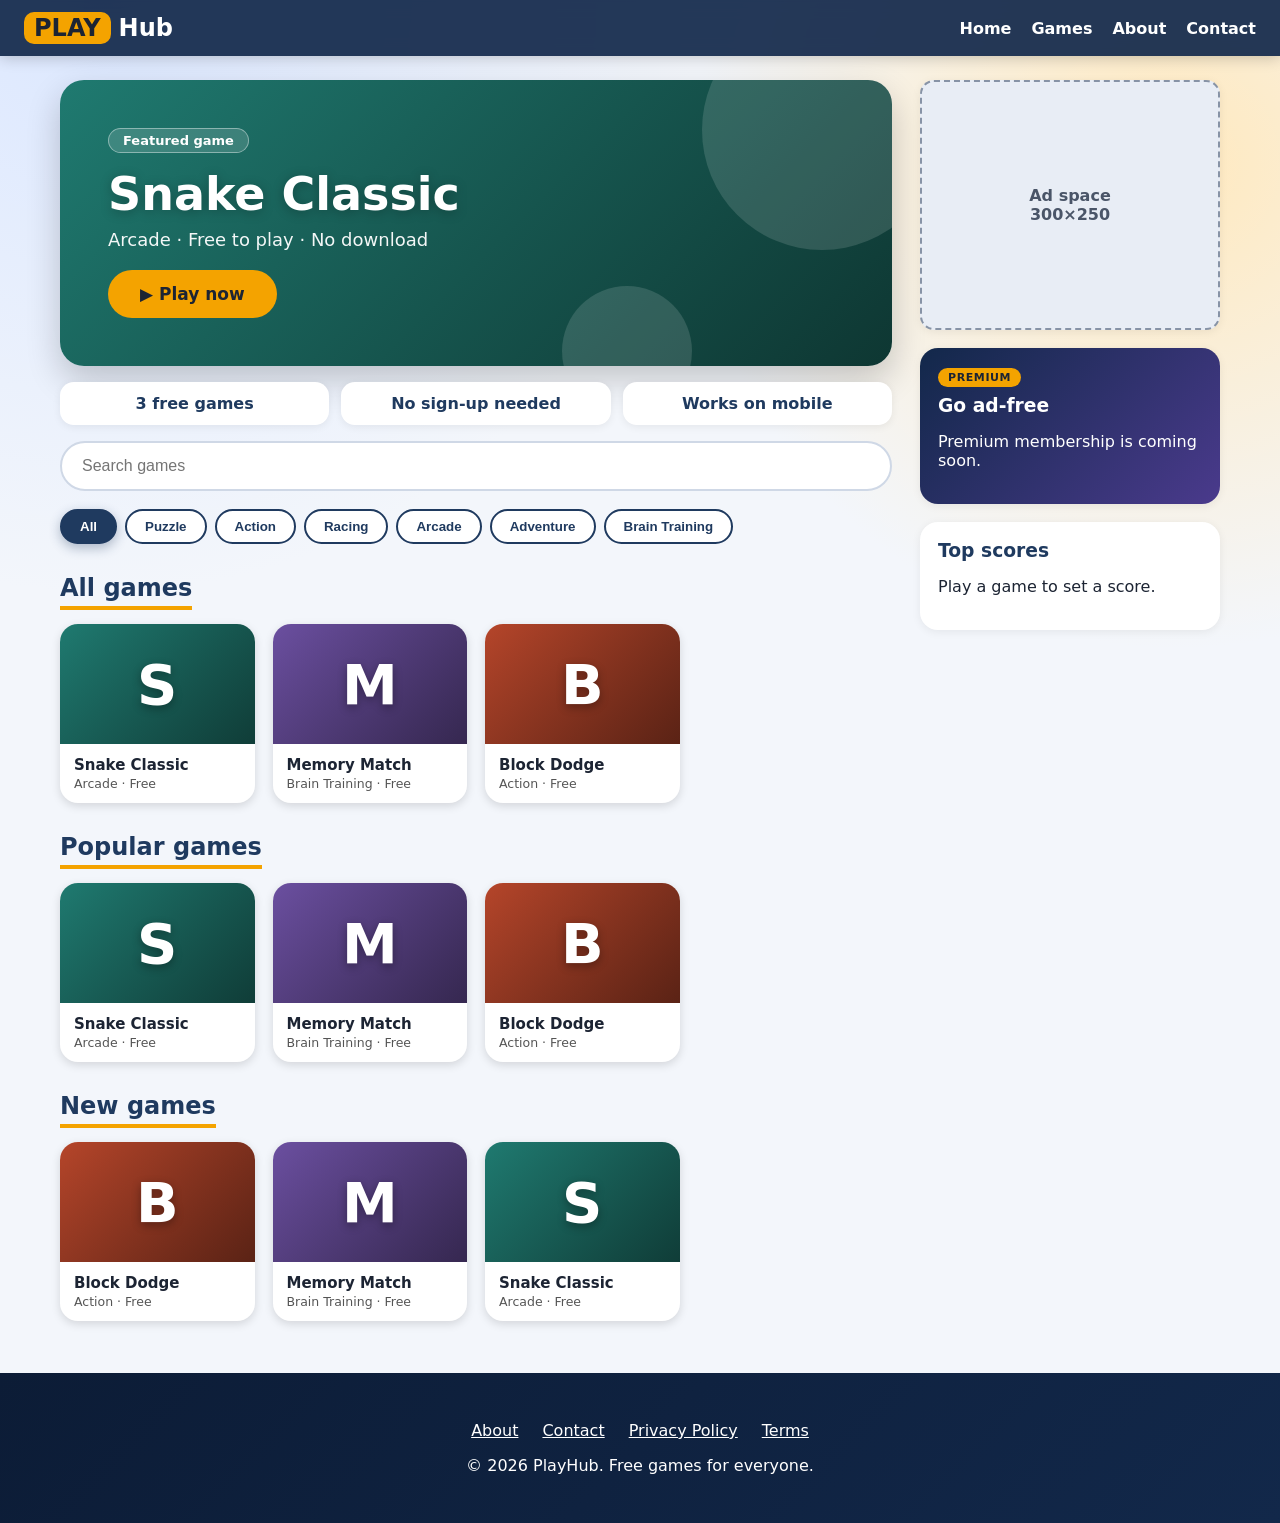
<file: index.html>
<!doctype html>
<html lang="en">
<head>
<meta charset="utf-8">
<meta name="viewport" content="width=device-width,initial-scale=1">
<title>PlayHub | Play Free Online Games</title>
<meta name="description" content="Play free browser games online: puzzle, action, arcade and brain training.">
<link rel="stylesheet" href="style.css">
</head>
<body>
<div class="wrap"><main id="main"></main><aside id="side"></aside></div>
<script src="games.js"></script>
<script src="site.js"></script>
<script>layout();home()</script>
</body>
</html>
</file>
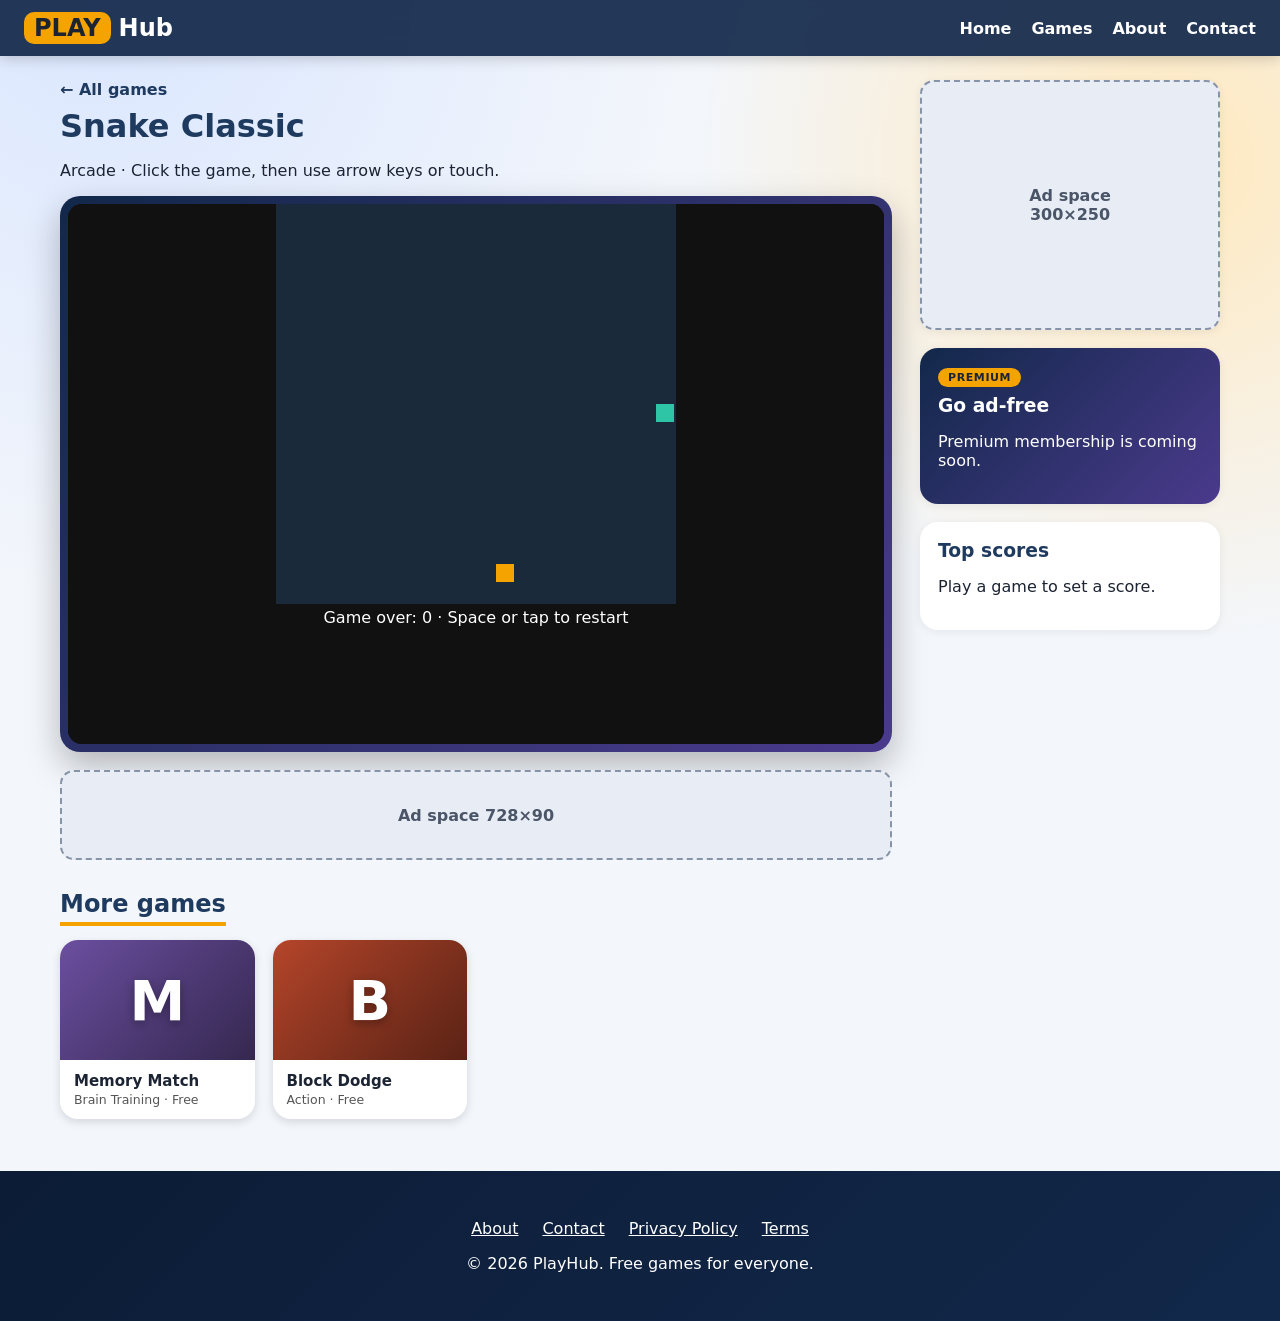
<file: game.html>
<!doctype html>
<html lang="en">
<head>
<meta charset="utf-8">
<meta name="viewport" content="width=device-width,initial-scale=1">
<title>Play | PlayHub</title>
<meta name="description" content="Play free online games on PlayHub.">
<link rel="stylesheet" href="style.css">
</head>
<body>
<div class="wrap"><main id="main"></main><aside id="side"></aside></div>
<script src="games.js"></script>
<script src="site.js"></script>
<script>layout();gamepage()</script>
</body>
</html>
</file>
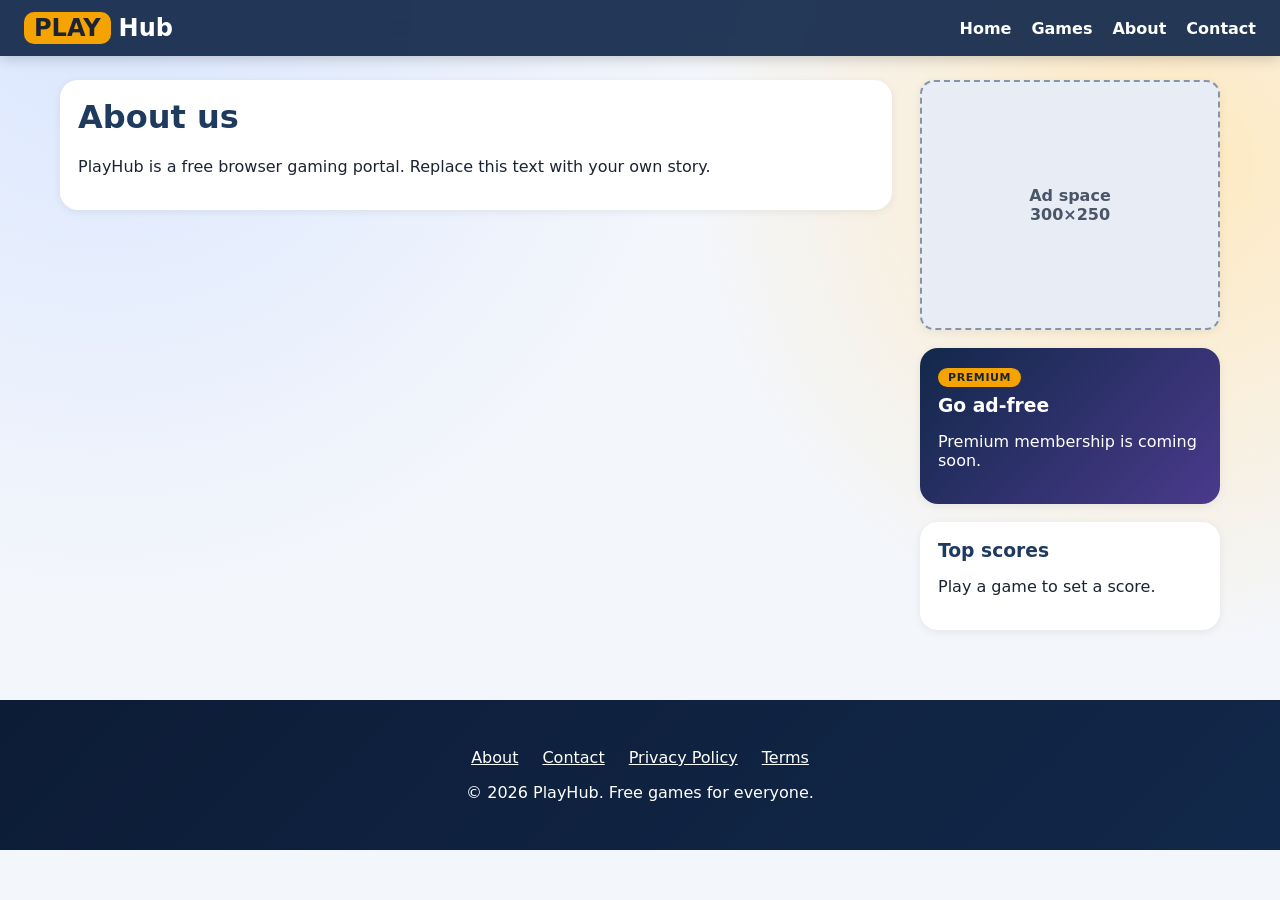
<file: page.html>
<!doctype html>
<html lang="en">
<head>
<meta charset="utf-8">
<meta name="viewport" content="width=device-width,initial-scale=1">
<title>PlayHub</title>
<meta name="description" content="PlayHub information pages.">
<link rel="stylesheet" href="style.css">
</head>
<body>
<div class="wrap"><main id="main"></main><aside id="side"></aside></div>
<script src="games.js"></script>
<script src="site.js"></script>
<script>layout();pages()</script>
</body>
</html>
</file>
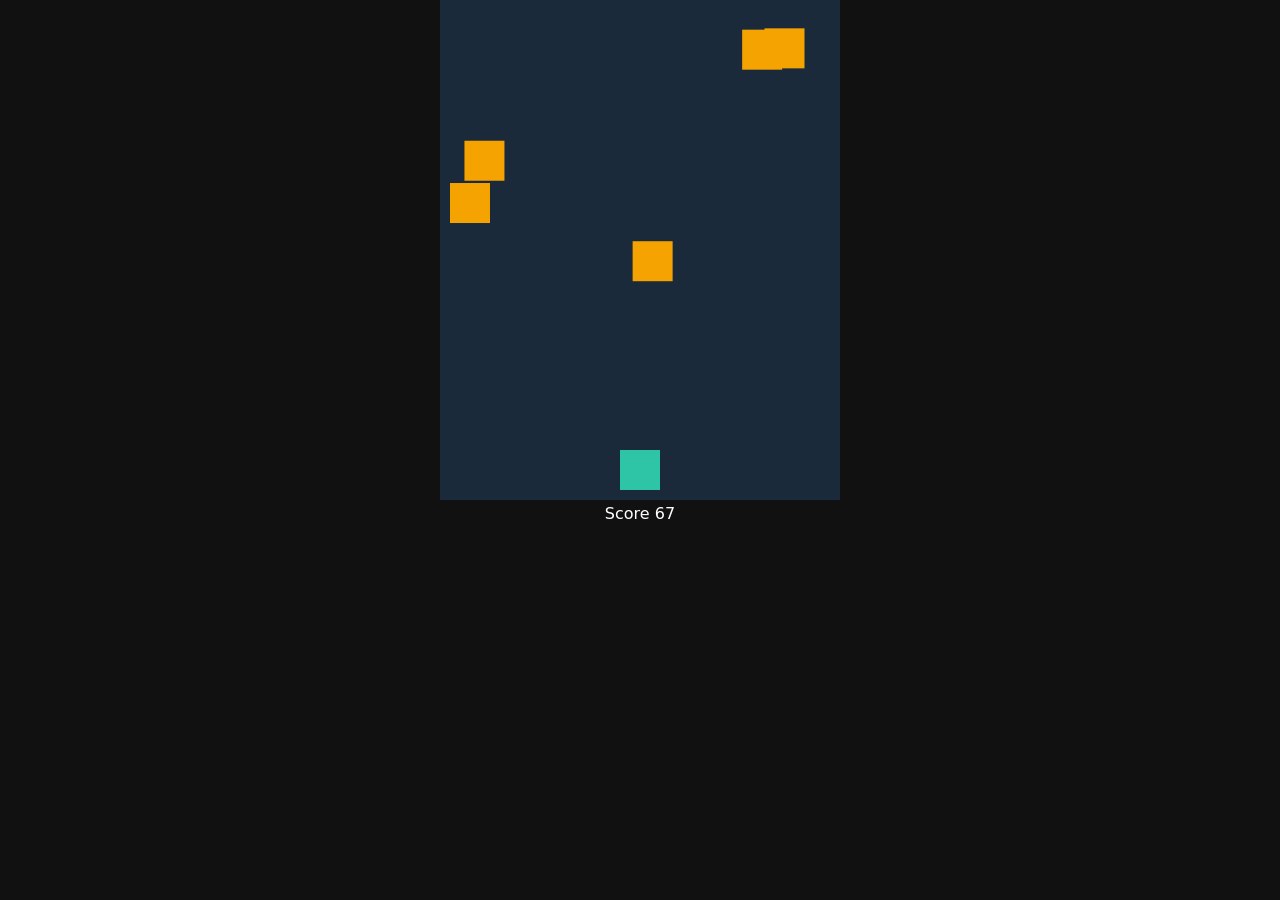
<file: games/dodge.html>
<!doctype html><meta charset=utf-8><meta name=viewport content="width=device-width,initial-scale=1"><body style="margin:0;background:#111;color:#fff;font:16px system-ui;text-align:center"><canvas id=c width=400 height=500 style="max-width:100%;background:#1b2a3a"></canvas><div id=s>Move with arrow keys or drag</div><script>
const c=document.getElementById('c'),x=c.getContext('2d'),st=document.getElementById('s');let px=180,bl=[],sc=0,run=0,k={};
function init(){px=180;bl=[];sc=0;run=1;loop()}
function loop(){if(!run)return;x.fillStyle='#1b2a3a';x.fillRect(0,0,400,500);
if(k.ArrowLeft)px-=6;if(k.ArrowRight)px+=6;px=Math.max(0,Math.min(360,px));
if(Math.random()<.05+sc/6000)bl.push({x:Math.random()*360,y:-40,v:3+Math.random()*2+sc/800});
bl.forEach(b=>b.y+=b.v);bl=bl.filter(b=>b.y<500);
x.fillStyle='#F4A300';bl.forEach(b=>x.fillRect(b.x,b.y,40,40));x.fillStyle='#2ec4a6';x.fillRect(px,450,40,40);
if(bl.some(b=>b.y+40>450&&b.y<490&&b.x+40>px&&b.x<px+40)){run=0;parent.postMessage({score:sc},'*');st.textContent='Game over: '+sc+' · Space or tap to restart';return}
sc++;st.textContent='Score '+sc;requestAnimationFrame(loop)}
onkeydown=e=>{k[e.key]=1;if(e.key==' '&&!run)init();if(e.key.startsWith('Arrow'))e.preventDefault()};onkeyup=e=>k[e.key]=0;
c.onpointermove=e=>{const r=c.getBoundingClientRect();px=(e.clientX-r.left)*400/r.width-20};c.onpointerdown=()=>{if(!run)init()};
init()
</script>
</file>
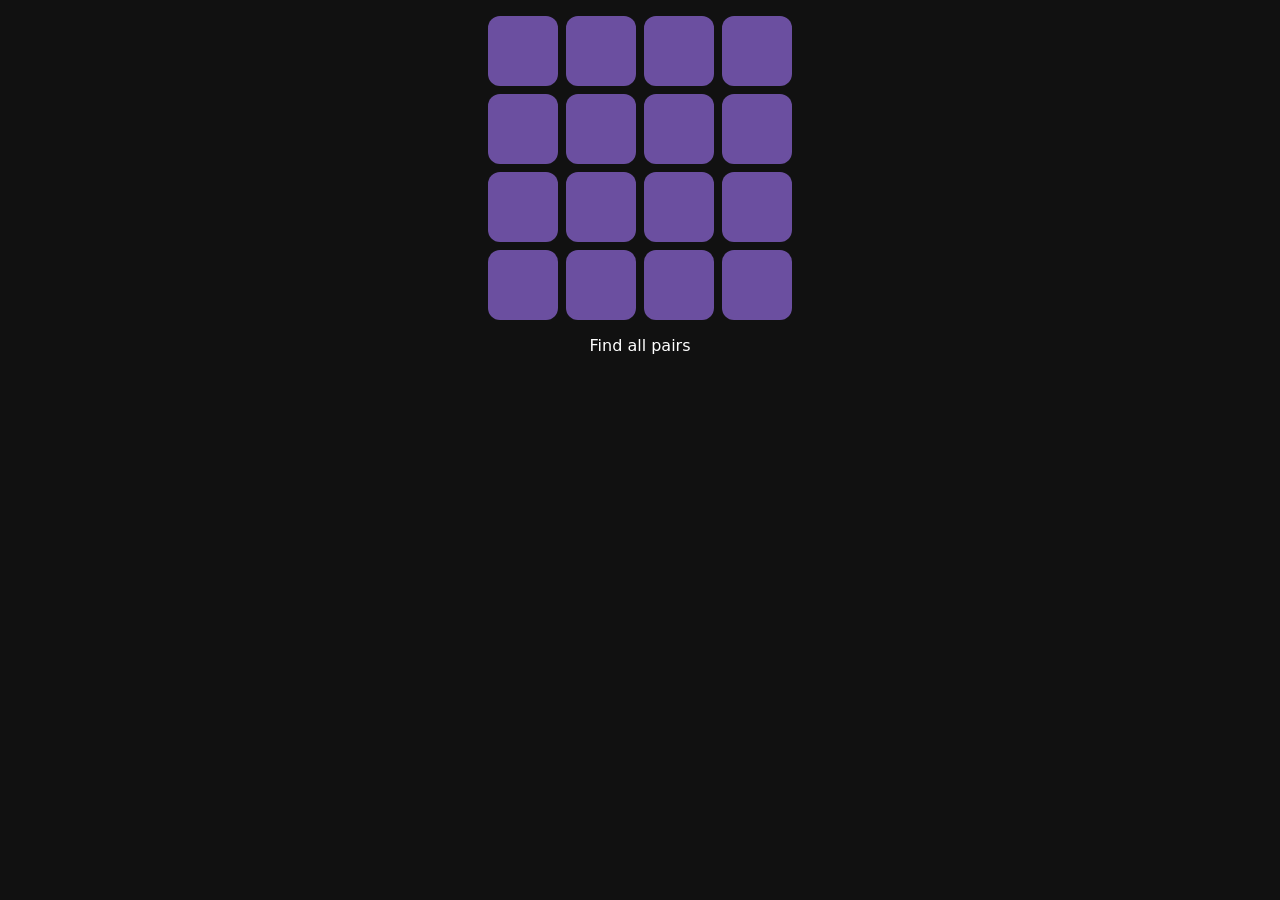
<file: games/memory.html>
<!doctype html><meta charset=utf-8><meta name=viewport content="width=device-width,initial-scale=1"><body style="margin:0;background:#111;color:#fff;font:16px system-ui;text-align:center"><div id=g style="display:grid;grid-template-columns:repeat(4,70px);gap:8px;justify-content:center;margin:16px"></div><div id=s>Find all pairs</div><script>
let m=0,o=[],done=0;const sy='★●▲■◆♥☀✿'.split(''),dk=[...sy,...sy].sort(()=>Math.random()-.5),g=document.getElementById('g'),s=document.getElementById('s');
dk.forEach((v,i)=>{const b=document.createElement('button');b.style.cssText='height:70px;font-size:30px;border:0;border-radius:12px;background:#6B4FA0;color:#fff;cursor:pointer';b.setAttribute('aria-label','Card '+(i+1));
b.onclick=()=>{if(o.length>1||b.textContent)return;b.textContent=v;b.style.background='#fff';b.style.color='#222';o.push(b);
if(o.length==2){m++;s.textContent='Moves '+m;
if(o[0].textContent==v){o=[];if(++done==8){const sc=Math.max(0,200-m*5);s.textContent='Done in '+m+' moves. Score '+sc;parent.postMessage({score:sc},'*')}}
else setTimeout(()=>{o.forEach(q=>{q.textContent='';q.style.background='#6B4FA0'});o=[]},700)}};g.append(b)})
</script>
</file>
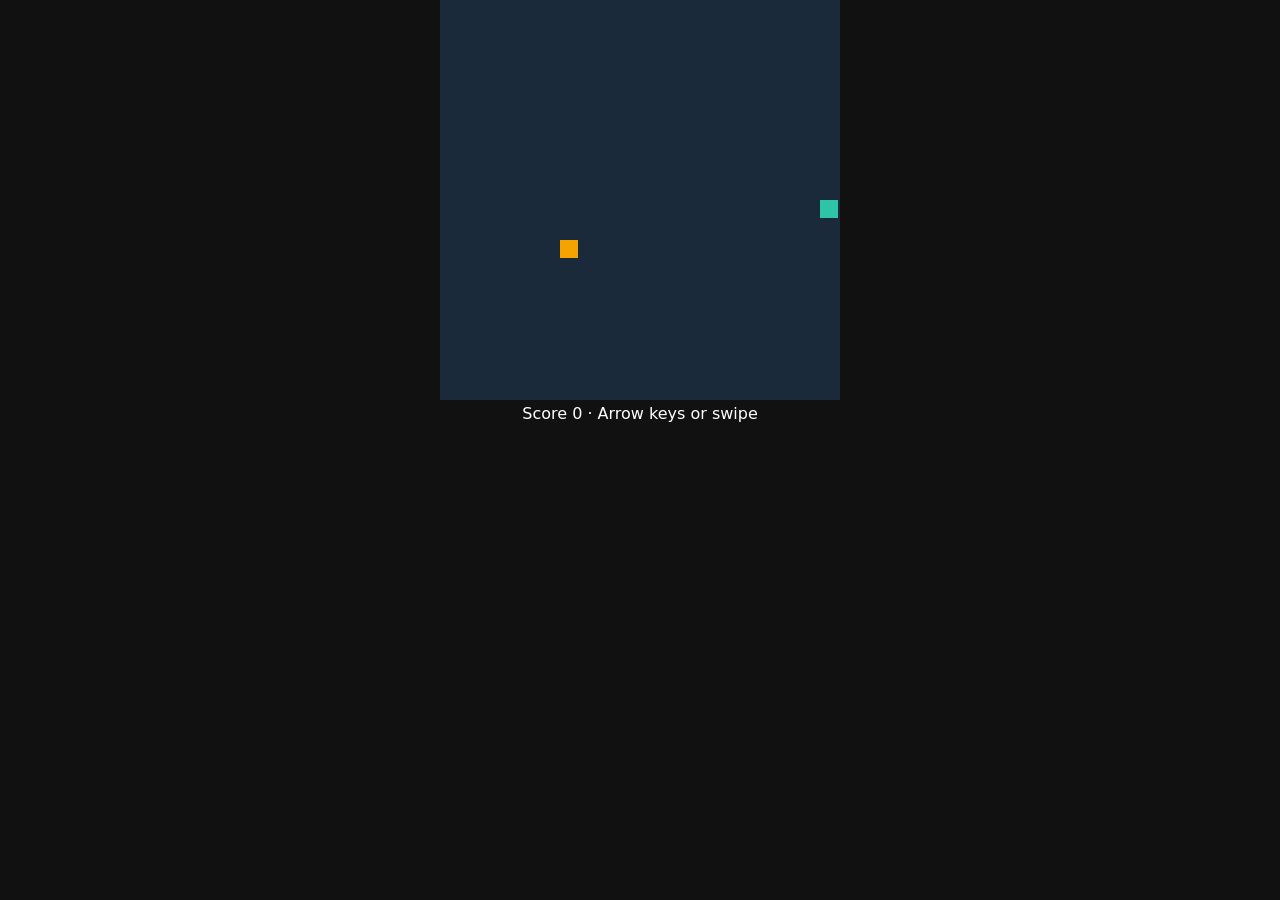
<file: games/snake.html>
<!doctype html><meta charset=utf-8><meta name=viewport content="width=device-width,initial-scale=1"><body style="margin:0;background:#111;color:#fff;font:16px system-ui;text-align:center"><canvas id=c width=400 height=400 style="max-width:100%;background:#1b2a3a"></canvas><div id=s>Score 0 · Arrow keys or swipe</div><script>
const c=document.getElementById('c'),x=c.getContext('2d'),N=20,S=20,st=document.getElementById('s');let sn,d,f,sc,t=0;
function nf(){return{x:Math.random()*N|0,y:Math.random()*N|0}}
function init(){sn=[{x:10,y:10}];d={x:1,y:0};sc=0;f=nf();clearInterval(t);t=setInterval(step,110)}
function step(){const h={x:sn[0].x+d.x,y:sn[0].y+d.y};
if(h.x<0||h.y<0||h.x>=N||h.y>=N||sn.some(p=>p.x==h.x&&p.y==h.y)){parent.postMessage({score:sc},'*');st.textContent='Game over: '+sc+' · Space or tap to restart';clearInterval(t);t=0;return}
sn.unshift(h);if(h.x==f.x&&h.y==f.y){sc++;f=nf();st.textContent='Score '+sc}else sn.pop();
x.fillStyle='#1b2a3a';x.fillRect(0,0,400,400);x.fillStyle='#F4A300';x.fillRect(f.x*S,f.y*S,S-2,S-2);x.fillStyle='#2ec4a6';sn.forEach(p=>x.fillRect(p.x*S,p.y*S,S-2,S-2))}
function go(a,b){if(a!=-d.x||b!=-d.y)d={x:a,y:b}}
onkeydown=e=>{const k={ArrowLeft:[-1,0],ArrowRight:[1,0],ArrowUp:[0,-1],ArrowDown:[0,1]}[e.key];if(k){go(...k);e.preventDefault()}if(e.key==' '&&!t)init()};
let p0;c.ontouchstart=e=>{p0=e.touches[0];if(!t)init()};
c.ontouchend=e=>{const q=e.changedTouches[0],dx=q.clientX-p0.clientX,dy=q.clientY-p0.clientY;Math.abs(dx)>Math.abs(dy)?go(dx>0?1:-1,0):go(0,dy>0?1:-1)};
init()
</script>
</file>
<file: style.css>
:root{--n:#12284a;--n2:#1F3A5F;--t:#1F7A70;--bg:#F3F6FB;--o:#F4A300}
*{box-sizing:border-box}
html{scroll-behavior:smooth}
body{margin:0;font-family:system-ui,"Segoe UI",Roboto,sans-serif;color:#1c2433;background:radial-gradient(circle at 8% 0,#dbe7ff 0,transparent 40%),radial-gradient(circle at 92% 18%,#ffe9bf 0,transparent 35%),var(--bg);background-attachment:fixed}
a{color:inherit;text-decoration:none}
a:focus-visible,button:focus-visible,input:focus-visible{outline:3px solid var(--o);outline-offset:2px}
header{position:sticky;top:0;z-index:10;background:rgba(18,40,74,.92);backdrop-filter:blur(8px);box-shadow:0 2px 14px #0003;color:#fff;display:flex;align-items:center;justify-content:space-between;padding:12px 24px;flex-wrap:wrap;gap:12px}
.logo{font:800 24px system-ui;display:flex;align-items:center;gap:8px}
.logo b{background:var(--o);color:#1c2433;border-radius:10px;padding:2px 10px;transition:transform .2s}
.logo:hover b{transform:rotate(-6deg) scale(1.08)}
nav a{margin-left:20px;font-weight:600;padding-bottom:4px;border-bottom:2px solid transparent;transition:.2s}
nav a:hover{border-color:var(--o);color:var(--o)}
.wrap{max-width:1200px;margin:0 auto;padding:24px 20px;display:grid;grid-template-columns:1fr 300px;gap:28px}
main{min-width:0}
.hero{position:relative;overflow:hidden;border-radius:24px;color:#fff;padding:48px;min-height:270px;display:flex;align-items:center;background:linear-gradient(135deg,var(--c),color-mix(in srgb,var(--c) 45%,#000));box-shadow:0 14px 34px #0003}
.hero h1{margin:0 0 8px;font-size:46px;text-shadow:0 2px 12px #0004}
.hero p{margin:0 0 20px;font-size:18px;opacity:.95}
.hero>div{position:relative;z-index:1}
.o{position:absolute;border-radius:50%;background:#ffffff22}
.o1{width:240px;height:240px;right:-50px;top:-70px}
.o2{width:130px;height:130px;right:200px;bottom:-50px}
.tag{display:inline-block;background:#ffffff26;border:1px solid #fff6;padding:4px 14px;border-radius:99px;font-weight:700;font-size:13px;margin-bottom:14px}
.btn{display:inline-block;background:var(--o);color:#1c2433;font-weight:800;border:0;border-radius:999px;padding:14px 32px;font-size:17px;cursor:pointer;transition:transform .2s}
.btn:hover{transform:translateY(-2px) scale(1.04)}
.stats{display:flex;gap:12px;flex-wrap:wrap;margin-top:16px}
.stats div{flex:1;min-width:140px;background:#fff;border-radius:14px;padding:12px 16px;font-weight:700;color:var(--n2);box-shadow:0 2px 8px #0001;text-align:center}
.search{width:100%;margin-top:16px;padding:14px 20px;border-radius:999px;border:2px solid #cfd8e6;font-size:16px;background:#fff;transition:.2s}
.search:focus{border-color:var(--t);box-shadow:0 0 0 4px #1f7a7022;outline:0}
.chips{display:flex;flex-wrap:wrap;gap:8px;margin:18px 0 0}
.chip{background:#fff;border:2px solid var(--n2);color:var(--n2);border-radius:999px;padding:8px 18px;font-weight:700;cursor:pointer;transition:.2s}
.chip:hover{transform:translateY(-2px)}
.chip.on{background:var(--n2);color:#fff;box-shadow:0 4px 12px #1f3a5f55}
h2{color:var(--n2);margin:30px 0 14px;display:inline-block;border-bottom:4px solid var(--o);padding-bottom:4px}
.grid{display:grid;grid-template-columns:repeat(auto-fill,minmax(160px,1fr));gap:18px}
.card{background:#fff;border-radius:18px;overflow:hidden;box-shadow:0 3px 10px #0002;transition:transform .2s,box-shadow .2s}
.card:hover{transform:translateY(-6px);box-shadow:0 14px 26px #0003}
.th{position:relative;overflow:hidden;height:120px;display:flex;align-items:center;justify-content:center;color:#fff;background:linear-gradient(135deg,var(--c),color-mix(in srgb,var(--c) 50%,#000))}
.th span{font:800 56px system-ui;text-shadow:0 3px 10px #0005}
.th::after{content:"";position:absolute;inset:0;background:linear-gradient(110deg,transparent 30%,#fff5 50%,transparent 70%);transform:translateX(-100%)}
.card:hover .th::after{transform:translateX(100%);transition:transform .6s}
.pl{position:absolute;right:10px;bottom:10px;width:36px;height:36px;border-radius:50%;background:var(--o);color:#1c2433;display:flex;align-items:center;justify-content:center;font-style:normal;font-size:14px;opacity:0;transform:scale(.6);transition:.2s}
.card:hover .pl{opacity:1;transform:none}
.card p{margin:0;padding:12px 14px;font-weight:700;font-size:15px}
.card small{display:block;color:#555;font-weight:400;margin-top:2px}
.box{background:#fff;border-radius:18px;padding:18px;margin-bottom:18px;box-shadow:0 2px 10px #0001}
.box h3{margin:0 0 8px;color:var(--n2)}
.box ol{padding-left:20px;margin:0}
.prem{background:linear-gradient(135deg,#12284a,#4a3a8c);color:#fff}
.prem h3{color:#fff}
.badge{display:inline-block;background:var(--o);color:#1c2433;font:800 11px system-ui;padding:3px 10px;border-radius:99px;letter-spacing:.6px;margin-bottom:8px}
.ad{background:#e8edf5;border:2px dashed #8793a6;border-radius:14px;display:flex;align-items:center;justify-content:center;color:#4a5568;font-weight:700;min-height:250px;text-align:center}
.back{display:inline-block;font-weight:700;color:var(--n2);margin-bottom:8px}
.back:hover{color:var(--t)}
.frame{border-radius:20px;padding:8px;background:linear-gradient(135deg,var(--n),#4a3a8c);box-shadow:0 14px 34px #0004}
iframe{display:block;width:100%;height:540px;border:0;border-radius:14px;background:#111}
footer{background:linear-gradient(135deg,#0c1c36,var(--n));color:#fff;text-align:center;padding:32px 24px;margin-top:28px}
footer a{margin:0 12px;text-decoration:underline;transition:color .2s}
footer a:hover{color:var(--o)}
@keyframes up{from{opacity:0;transform:translateY(18px)}to{opacity:1;transform:none}}
@keyframes flt{50%{transform:translateY(-16px)}}
@keyframes pls{to{box-shadow:0 0 0 20px #F4A30000}}
@media(prefers-reduced-motion:no-preference){
.hero>div{animation:up .6s both}
.o1{animation:flt 6s ease-in-out infinite}
.o2{animation:flt 5s ease-in-out infinite reverse}
.hero .btn{box-shadow:0 0 0 0 #F4A300aa;animation:pls 1.8s infinite}
.card{animation:up .5s both;animation-delay:calc(var(--i)*70ms)}
.stats div,.box{animation:up .6s both}}
@media(max-width:800px){.wrap{grid-template-columns:1fr}.hero{padding:28px}.hero h1{font-size:30px}iframe{height:480px}}
</file>
